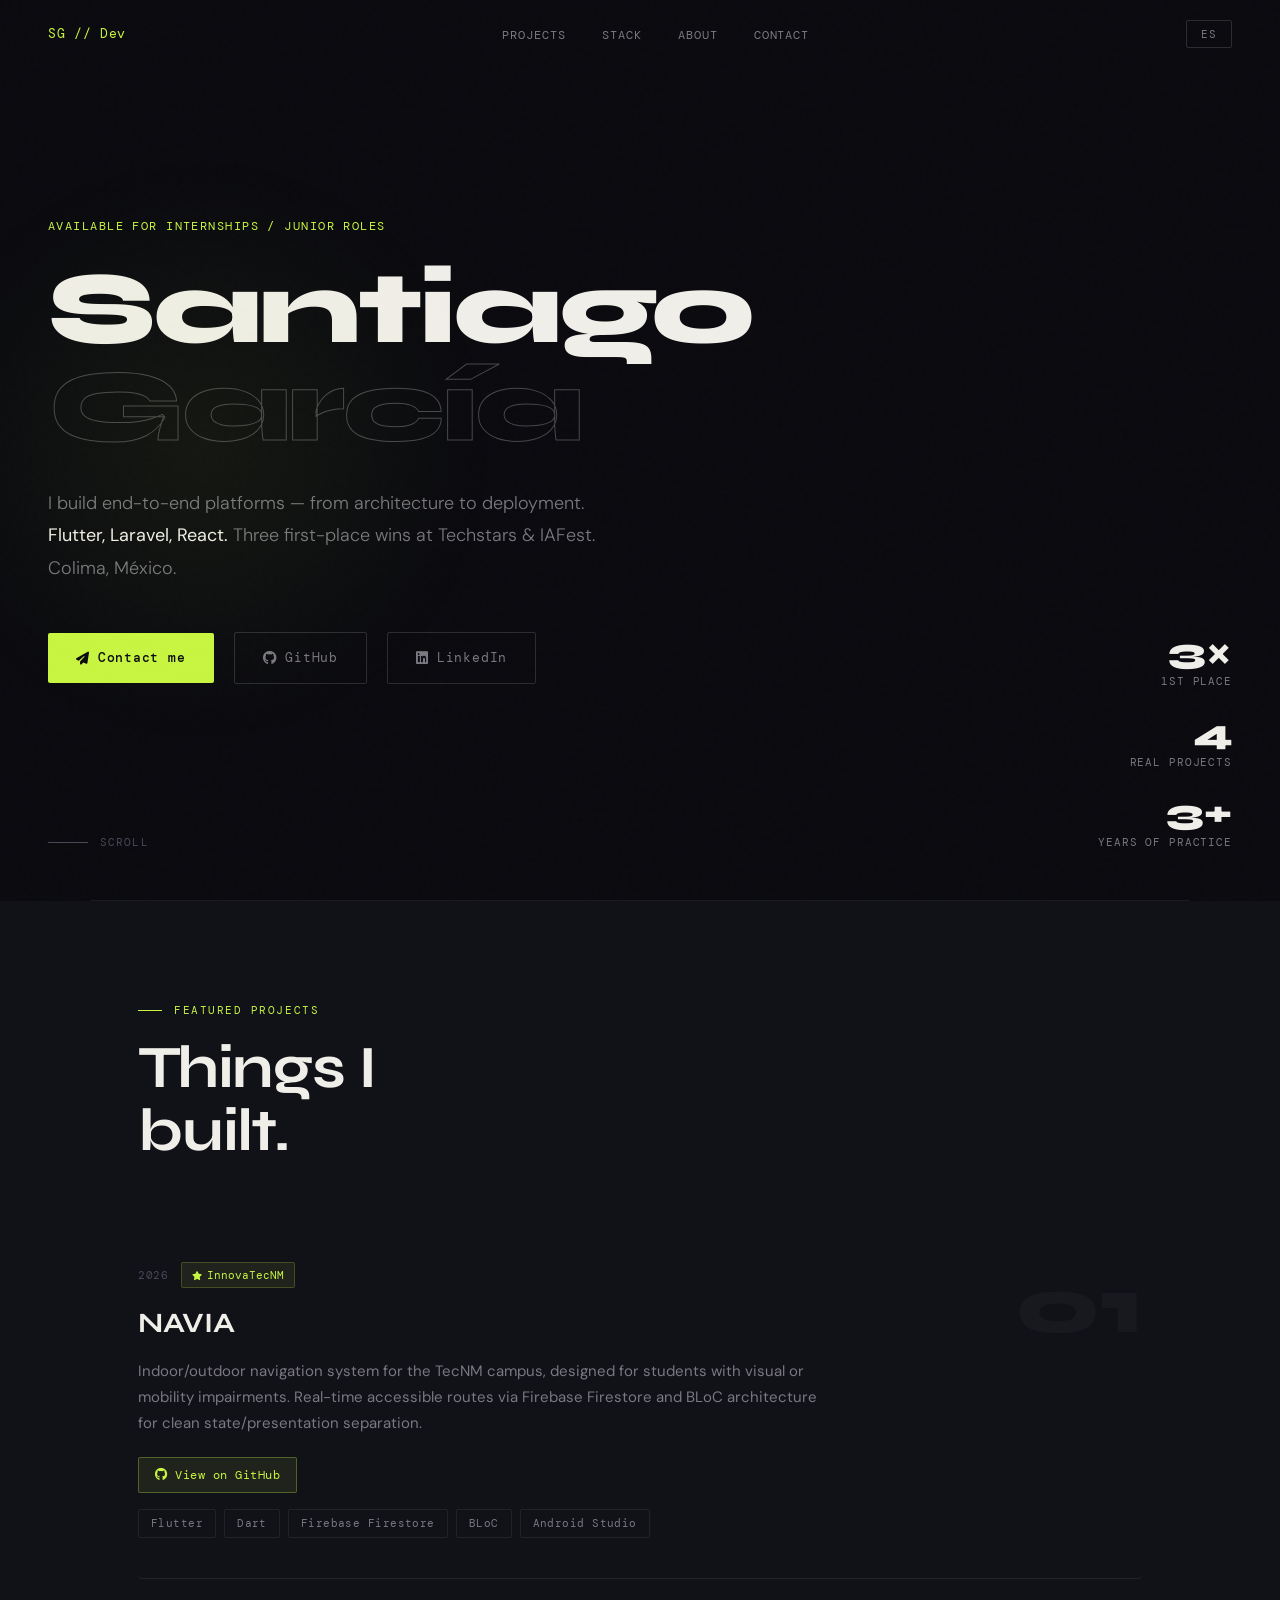
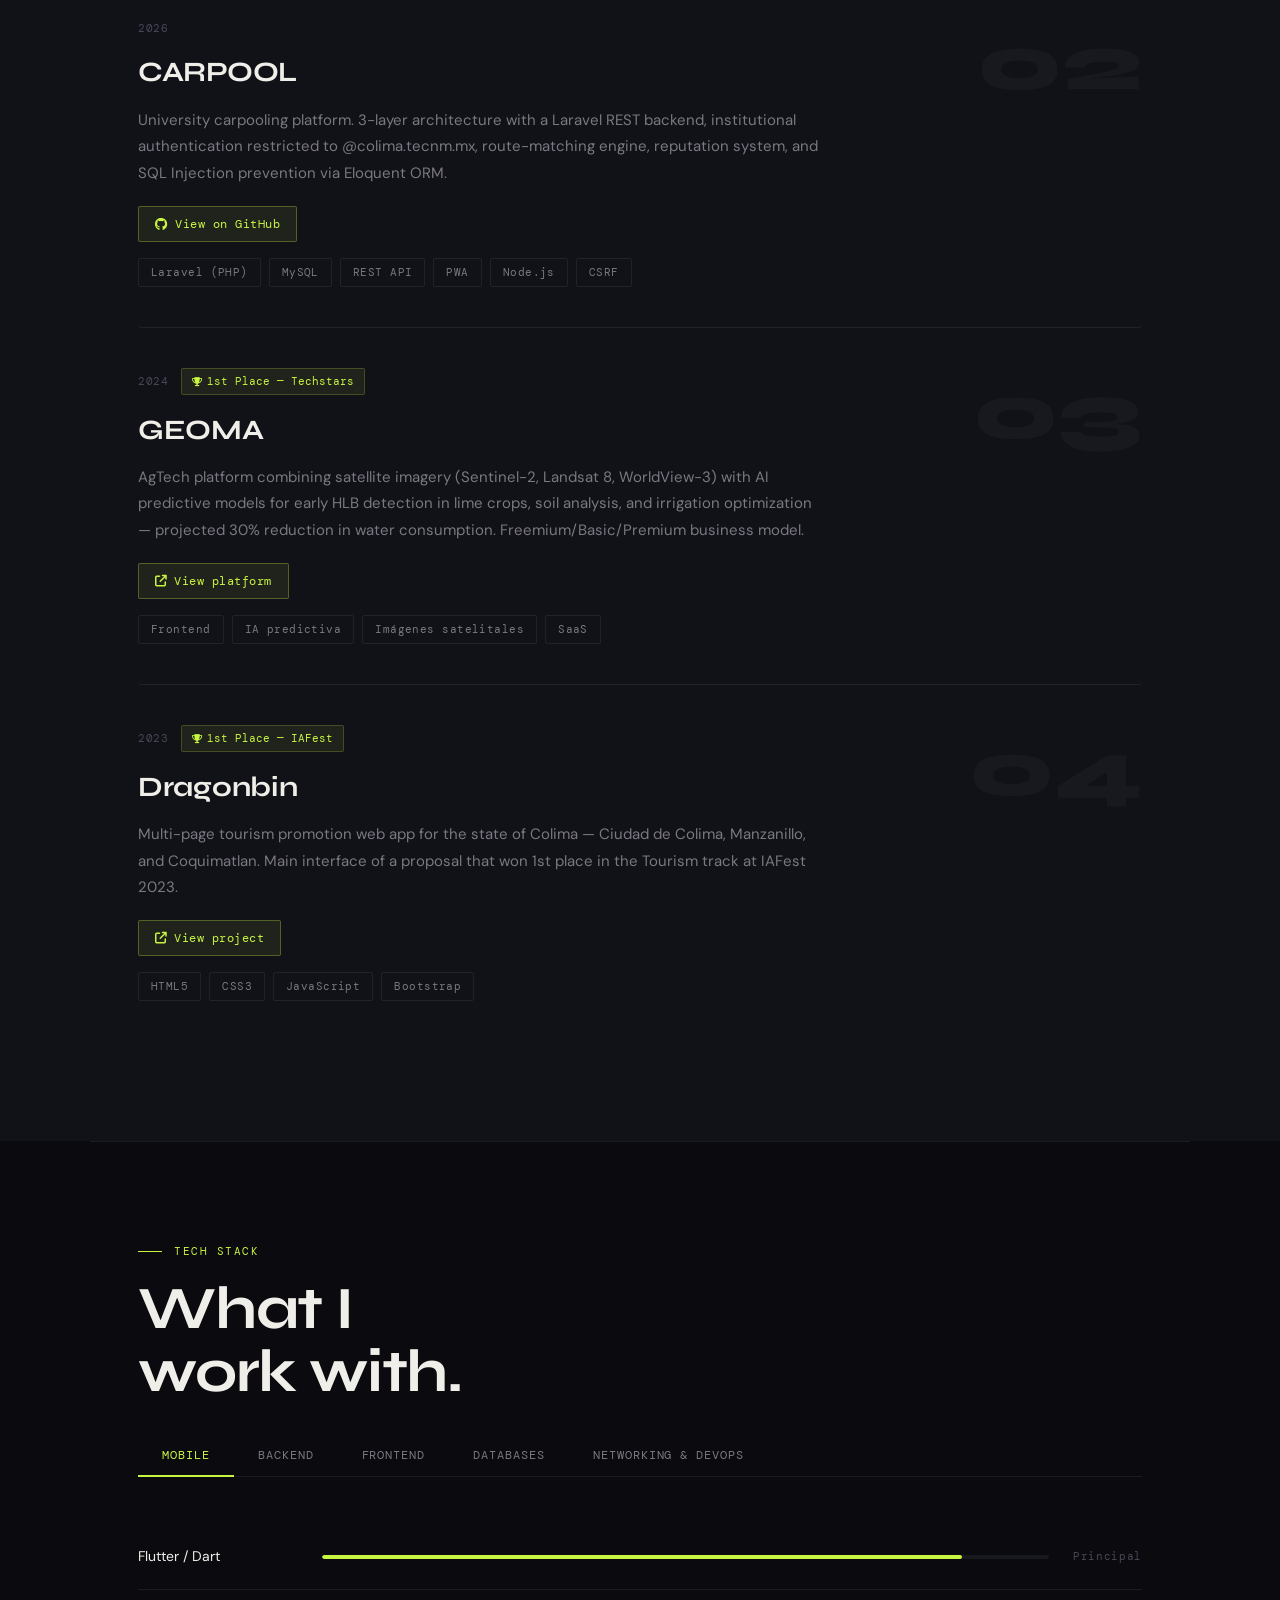
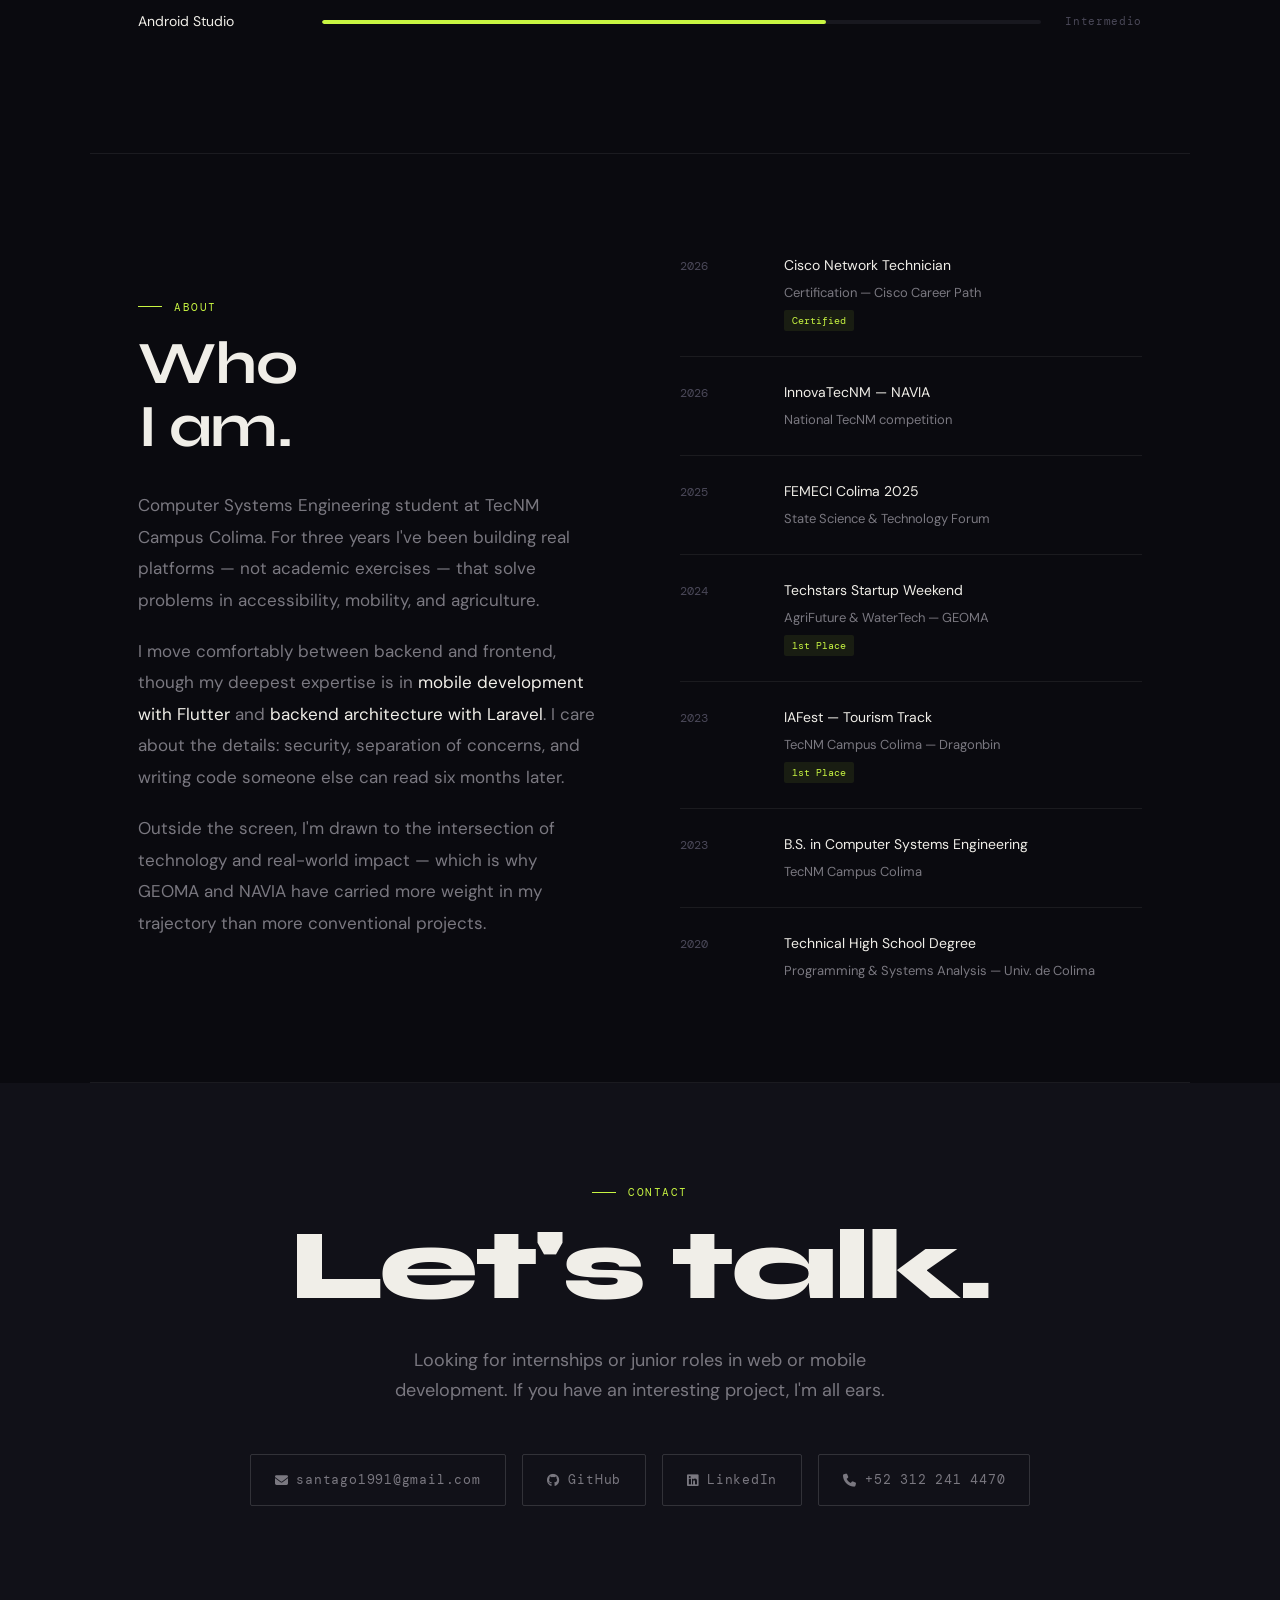
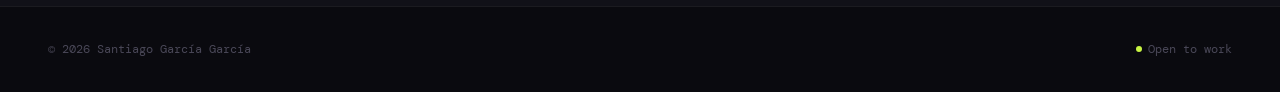
<file: index.html>
<!DOCTYPE html>
<html lang="es">
<head>
<meta charset="UTF-8">
<meta name="viewport" content="width=device-width, initial-scale=1.0">
<title>Santiago García — Software Developer</title>
<link href="https://fonts.googleapis.com/css2?family=Syne:wght@400;500;700;800&family=DM+Mono:wght@300;400;500&family=DM+Sans:ital,wght@0,300;0,400;0,500;1,300&display=swap" rel="stylesheet">
<link href="https://cdnjs.cloudflare.com/ajax/libs/font-awesome/6.5.0/css/all.min.css" rel="stylesheet">
<style>
:root {
  --bg: #0a0a0f;
  --surface: #111118;
  --surface2: #18181f;
  --border: rgba(255,255,255,0.07);
  --border-hover: rgba(255,255,255,0.14);
  --text: #f0eee8;
  --muted: #7a7880;
  --muted2: #4a4858;
  --accent: #c8f542;
  --accent-dim: rgba(200,245,66,0.08);
  --accent-dim2: rgba(200,245,66,0.15);
  --mono: 'DM Mono', monospace;
  --display: 'Syne', sans-serif;
  --body: 'DM Sans', sans-serif;
}
*,*::before,*::after{margin:0;padding:0;box-sizing:border-box}
html{scroll-behavior:smooth}
body{background:var(--bg);color:var(--text);font-family:var(--body);font-size:16px;line-height:1.7;overflow-x:hidden}
::selection{background:var(--accent);color:#0a0a0f}
a{color:inherit;text-decoration:none}

body::before{content:'';position:fixed;inset:0;background-image:url("data:image/svg+xml,%3Csvg viewBox='0 0 200 200' xmlns='http://www.w3.org/2000/svg'%3E%3Cfilter id='n'%3E%3CfeTurbulence type='fractalNoise' baseFrequency='0.9' numOctaves='4' stitchTiles='stitch'/%3E%3C/filter%3E%3Crect width='100%25' height='100%25' filter='url(%23n)' opacity='0.04'/%3E%3C/svg%3E");opacity:0.4;pointer-events:none;z-index:0}

/* NAV */
nav{position:fixed;top:0;left:0;right:0;z-index:100;padding:20px 48px;display:flex;align-items:center;justify-content:space-between;border-bottom:1px solid transparent;transition:border-color 0.3s,background 0.3s}
nav.scrolled{background:rgba(10,10,15,0.92);backdrop-filter:blur(20px);border-bottom-color:var(--border)}
.nav-logo{font-family:var(--mono);font-size:13px;color:var(--accent);letter-spacing:0.05em}
.nav-links{display:flex;gap:36px;list-style:none}
.nav-links a{font-family:var(--mono);font-size:12px;letter-spacing:0.08em;color:var(--muted);text-transform:uppercase;transition:color 0.2s}
.nav-links a:hover{color:var(--text)}
.lang-btn{font-family:var(--mono);font-size:11px;letter-spacing:0.1em;color:var(--muted);border:1px solid var(--border-hover);background:none;padding:6px 14px;border-radius:2px;cursor:pointer;transition:all 0.2s;text-transform:uppercase}
.lang-btn:hover{color:var(--accent);border-color:var(--accent)}

/* HERO */
.hero{position:relative;min-height:100vh;display:flex;flex-direction:column;justify-content:center;padding:0 48px;overflow:hidden}
.hero::after{content:'';position:absolute;width:600px;height:600px;background:radial-gradient(circle,rgba(200,245,66,0.06) 0%,transparent 70%);top:50%;left:-100px;transform:translateY(-50%);pointer-events:none;animation:pulse 6s ease-in-out infinite alternate}
@keyframes pulse{from{opacity:0.5;transform:translateY(-50%) scale(1)}to{opacity:1;transform:translateY(-48%) scale(1.05)}}

.hero-eyebrow{font-family:var(--mono);font-size:12px;letter-spacing:0.12em;color:var(--accent);text-transform:uppercase;margin-bottom:24px;opacity:0;animation:fadeUp 0.6s 0.2s ease forwards}
.hero-name{font-family:var(--display);font-size:clamp(56px,8vw,120px);font-weight:800;line-height:0.95;letter-spacing:-0.03em;margin-bottom:32px;opacity:0;animation:fadeUp 0.7s 0.35s ease forwards}
.hero-name em{font-style:normal;color:transparent;-webkit-text-stroke:1px rgba(255,255,255,0.25)}
.hero-statement{max-width:580px;font-size:18px;font-weight:300;color:var(--muted);line-height:1.8;margin-bottom:48px;opacity:0;animation:fadeUp 0.7s 0.5s ease forwards}
.hero-statement strong{color:var(--text);font-weight:400}
.hero-actions{display:flex;align-items:center;gap:20px;flex-wrap:wrap;opacity:0;animation:fadeUp 0.7s 0.65s ease forwards}

.btn-primary{display:inline-flex;align-items:center;gap:8px;background:var(--accent);color:#0a0a0f;font-family:var(--mono);font-size:13px;font-weight:500;letter-spacing:0.06em;padding:14px 28px;border-radius:2px;transition:opacity 0.2s,transform 0.2s}
.btn-primary:hover{opacity:0.88;transform:translateY(-1px)}
.btn-ghost{display:inline-flex;align-items:center;gap:8px;border:1px solid var(--border-hover);color:var(--muted);font-family:var(--mono);font-size:13px;letter-spacing:0.06em;padding:14px 28px;border-radius:2px;transition:border-color 0.2s,color 0.2s}
.btn-ghost:hover{border-color:var(--muted);color:var(--text)}

.hero-scroll{position:absolute;bottom:48px;left:48px;display:flex;align-items:center;gap:12px;opacity:0;animation:fadeUp 0.7s 0.9s ease forwards}
.hero-scroll span{font-family:var(--mono);font-size:11px;letter-spacing:0.1em;color:var(--muted2);text-transform:uppercase}
.scroll-line{width:40px;height:1px;background:var(--muted2);position:relative;overflow:hidden}
.scroll-line::after{content:'';position:absolute;left:-100%;top:0;width:100%;height:100%;background:var(--accent);animation:lineSlide 2s ease-in-out infinite}
@keyframes lineSlide{0%{left:-100%}50%{left:0%}100%{left:100%}}

.hero-stats{position:absolute;right:48px;bottom:48px;display:flex;flex-direction:column;gap:24px;text-align:right;opacity:0;animation:fadeUp 0.7s 0.8s ease forwards}
.stat-number{font-family:var(--display);font-size:36px;font-weight:800;color:var(--text);line-height:1}
.stat-label{font-family:var(--mono);font-size:11px;color:var(--muted);letter-spacing:0.08em;text-transform:uppercase;margin-top:2px}

@keyframes fadeUp{from{opacity:0;transform:translateY(24px)}to{opacity:1;transform:translateY(0)}}

/* SECTIONS */
section{position:relative;z-index:1}
.section-inner{max-width:1100px;margin:0 auto;padding:100px 48px}
.section-label{font-family:var(--mono);font-size:11px;letter-spacing:0.14em;color:var(--accent);text-transform:uppercase;margin-bottom:16px;display:flex;align-items:center;gap:12px}
.section-label::before{content:'';display:block;width:24px;height:1px;background:var(--accent)}
.section-title{font-family:var(--display);font-size:clamp(36px,5vw,60px);font-weight:700;letter-spacing:-0.02em;line-height:1.05;margin-bottom:60px}
.divider{height:1px;background:var(--border);max-width:1100px;margin:0 auto}

/* PROJECTS */
#projects{background:var(--surface)}
.projects-list{display:flex;flex-direction:column}

.project-item{display:grid;grid-template-columns:1fr auto;align-items:start;gap:32px;padding:40px 0;border-bottom:1px solid var(--border);transition:background 0.3s;border-radius:4px}
.project-item:last-child{border-bottom:none}
.project-item:hover{background:rgba(255,255,255,0.02)}
.project-item:hover .project-arrow{opacity:1;transform:translate(4px,-4px)}

.project-meta{display:flex;align-items:center;gap:12px;margin-bottom:12px}
.project-year{font-family:var(--mono);font-size:11px;color:var(--muted2);letter-spacing:0.06em}
.project-award{display:inline-flex;align-items:center;gap:5px;background:var(--accent-dim);color:var(--accent);font-family:var(--mono);font-size:11px;padding:3px 10px;border-radius:2px;border:1px solid rgba(200,245,66,0.2)}
.project-name{font-family:var(--display);font-size:28px;font-weight:700;letter-spacing:-0.01em;margin-bottom:10px}
.project-desc{color:var(--muted);font-size:15px;max-width:680px;line-height:1.75;margin-bottom:20px}

.project-links{display:flex;gap:10px;flex-wrap:wrap;margin-bottom:16px}
.project-link-btn{display:inline-flex;align-items:center;gap:7px;border:1px solid var(--border-hover);color:var(--muted);font-family:var(--mono);font-size:12px;letter-spacing:0.04em;padding:7px 16px;border-radius:2px;transition:all 0.2s}
.project-link-btn:hover{border-color:var(--accent);color:var(--accent);background:var(--accent-dim)}
.project-link-btn.primary-link{border-color:rgba(200,245,66,0.3);color:var(--accent);background:var(--accent-dim)}
.project-link-btn.primary-link:hover{background:var(--accent-dim2)}

.project-tech-list{display:flex;flex-wrap:wrap;gap:8px}
.tech-chip{font-family:var(--mono);font-size:11px;color:var(--muted);border:1px solid var(--border);padding:4px 12px;border-radius:2px;letter-spacing:0.04em;transition:border-color 0.2s,color 0.2s}
.project-item:hover .tech-chip{border-color:var(--border-hover);color:var(--text)}

.project-right{display:flex;flex-direction:column;align-items:flex-end;gap:16px;padding-top:4px}
.project-number{font-family:var(--display);font-size:80px;font-weight:800;color:var(--surface2);line-height:1;user-select:none;transition:color 0.3s}
.project-item:hover .project-number{color:rgba(200,245,66,0.08)}
.project-arrow{font-size:20px;color:var(--muted2);opacity:0;transition:opacity 0.3s,transform 0.3s}

/* SKILLS — REDISEÑO */
#skills{background:var(--bg)}

.skills-tabs{display:flex;gap:0;margin-bottom:48px;border-bottom:1px solid var(--border)}
.skill-tab{font-family:var(--mono);font-size:12px;letter-spacing:0.08em;text-transform:uppercase;color:var(--muted);padding:12px 24px;border-bottom:2px solid transparent;cursor:pointer;transition:color 0.2s,border-color 0.2s;background:none;border-top:none;border-left:none;border-right:none;margin-bottom:-1px}
.skill-tab:hover{color:var(--text)}
.skill-tab.active{color:var(--accent);border-bottom-color:var(--accent)}

.skills-panel{display:none}
.skills-panel.active{display:block}

.skills-rows{display:flex;flex-direction:column;gap:0}
.skill-row{display:grid;grid-template-columns:160px 1fr auto;align-items:center;gap:24px;padding:20px 0;border-bottom:1px solid var(--border)}
.skill-row:last-child{border-bottom:none}
.skill-row-name{font-size:14px;color:var(--text);font-weight:400}
.skill-bar-wrap{height:4px;background:var(--surface2);border-radius:2px;overflow:hidden;position:relative}
.skill-bar{height:100%;border-radius:2px;background:var(--accent);width:0;transition:width 1.2s cubic-bezier(0.16,1,0.3,1)}
.skill-level{font-family:var(--mono);font-size:11px;color:var(--muted2);letter-spacing:0.06em;white-space:nowrap}

/* ABOUT */
#about{background:var(--bg)}
.about-grid{display:grid;grid-template-columns:1fr 1fr;gap:80px;align-items:center}
.about-text{color:var(--muted);font-size:17px;line-height:1.85}
.about-text p{margin-bottom:20px}
.about-text p:last-child{margin-bottom:0}
.about-text strong{color:var(--text);font-weight:400}

.timeline{display:flex;flex-direction:column}
.timeline-item{display:grid;grid-template-columns:80px 1fr;gap:24px;padding:24px 0;border-bottom:1px solid var(--border)}
.timeline-item:first-child{padding-top:0}
.timeline-item:last-child{border-bottom:none;padding-bottom:0}
.tl-year{font-family:var(--mono);font-size:12px;color:var(--muted2);padding-top:2px}
.tl-title{font-size:14px;color:var(--text);font-weight:400;margin-bottom:4px}
.tl-sub{font-size:13px;color:var(--muted)}
.tl-badge{display:inline-block;background:var(--accent-dim);color:var(--accent);font-family:var(--mono);font-size:10px;padding:2px 8px;border-radius:2px;margin-top:6px}

/* CONTACT */
#contact{background:var(--surface)}
.contact-inner{display:flex;flex-direction:column;align-items:center;text-align:center}
.contact-title{font-family:var(--display);font-size:clamp(48px,8vw,100px);font-weight:800;letter-spacing:-0.03em;line-height:0.95;margin-bottom:32px;color:var(--text)}
.contact-subtitle{color:var(--muted);font-size:18px;max-width:500px;margin-bottom:48px;line-height:1.7}
.contact-links{display:flex;gap:16px;flex-wrap:wrap;justify-content:center}
.contact-link{display:inline-flex;align-items:center;gap:8px;border:1px solid var(--border-hover);color:var(--muted);font-family:var(--mono);font-size:13px;letter-spacing:0.06em;padding:14px 24px;border-radius:2px;transition:border-color 0.2s,color 0.2s,background 0.2s}
.contact-link:hover{border-color:var(--accent);color:var(--accent);background:var(--accent-dim)}

/* FOOTER */
footer{padding:32px 48px;border-top:1px solid var(--border);display:flex;justify-content:space-between;align-items:center}
.footer-text{font-family:var(--mono);font-size:12px;color:var(--muted2)}
.footer-right{font-family:var(--mono);font-size:12px;color:var(--muted2);display:flex;align-items:center;gap:6px}
.status-dot{width:6px;height:6px;border-radius:50%;background:var(--accent);animation:blink 2s ease-in-out infinite}
@keyframes blink{0%,100%{opacity:1}50%{opacity:0.3}}

/* REVEAL */
.reveal{opacity:0;transform:translateY(30px);transition:opacity 0.7s ease,transform 0.7s ease}
.reveal.visible{opacity:1;transform:translateY(0)}

/* RESPONSIVE */
@media(max-width:900px){
  .hero,.nav{padding-left:24px;padding-right:24px}
  nav{padding:20px 24px}
  .nav-links{display:none}
  .section-inner{padding:70px 24px}
  .about-grid{grid-template-columns:1fr;gap:48px}
  .awards-grid{grid-template-columns:1fr}
  .hero-stats{display:none}
  footer{padding:24px;flex-direction:column;gap:8px}
  .project-item{grid-template-columns:1fr}
  .project-number{display:none}
  .skill-row{grid-template-columns:120px 1fr auto;gap:16px}
}
</style>
</head>
<body>

<nav id="navbar">
  <div class="nav-logo">SG // Dev</div>
  <ul class="nav-links">
    <li><a href="#projects" data-i18n="nav-projects">Projects</a></li>
    <li><a href="#skills">Stack</a></li>
    <li><a href="#about" data-i18n="nav-about">About</a></li>
    <li><a href="#contact" data-i18n="nav-contact">Contact</a></li>
  </ul>
  <button class="lang-btn" id="lang-toggle" onclick="toggleLang()">ES</button>
</nav>

<!-- HERO -->
<section class="hero">
  <p class="hero-eyebrow" data-i18n="hero-eyebrow">Available for internships / junior roles</p>
  <h1 class="hero-name">Santiago<br><em>García</em></h1>
  <p class="hero-statement" data-i18n="hero-statement">
    I build end-to-end platforms — from architecture to deployment.<br>
    <strong>Flutter, Laravel, React.</strong> Three first-place wins at Techstars & IAFest.<br>
    Colima, México.
  </p>
  <div class="hero-actions">
    <a href="mailto:santago1991@gmail.com" class="btn-primary">
      <i class="fas fa-paper-plane" style="font-size:13px"></i> <span data-i18n="hero-cta">Contact me</span>
    </a>
    <a href="https://github.com/SantiagoPro1" target="_blank" class="btn-ghost">
      <i class="fab fa-github" style="font-size:14px"></i> GitHub
    </a>
    <a href="https://linkedin.com/in/santiago-garc%C3%ADa-garc%C3%ADa-71a982220" target="_blank" class="btn-ghost">
      <i class="fab fa-linkedin" style="font-size:14px"></i> LinkedIn
    </a>
  </div>
  <div class="hero-scroll">
    <div class="scroll-line"></div>
    <span>Scroll</span>
  </div>
  <div class="hero-stats">
    <div>
      <div class="stat-number">3×</div>
      <div class="stat-label" data-i18n="stat-1">1st place</div>
    </div>
    <div>
      <div class="stat-number">4</div>
      <div class="stat-label" data-i18n="stat-2">real projects</div>
    </div>
    <div>
      <div class="stat-number">3+</div>
      <div class="stat-label" data-i18n="stat-3">years of practice</div>
    </div>
  </div>
</section>

<div class="divider"></div>

<!-- PROJECTS -->
<section id="projects">
  <div class="section-inner">
    <p class="section-label reveal" data-i18n="projects-label">Featured projects</p>
    <h2 class="section-title reveal" data-i18n="projects-title">Things I<br>built.</h2>

    <div class="projects-list">

      <!-- NAVIA -->
      <div class="project-item reveal">
        <div class="project-left">
          <div class="project-meta">
            <span class="project-year">2026</span>
            <span class="project-award"><i class="fas fa-star" style="font-size:9px"></i> InnovaTecNM</span>
          </div>
          <div class="project-name">NAVIA</div>
          <p class="project-desc" data-i18n="navia-desc">
            Indoor/outdoor navigation system for the TecNM campus, designed for students with visual or mobility impairments. Real-time accessible routes via Firebase Firestore and BLoC architecture for clean state/presentation separation.
          </p>
          <div class="project-links">
            <a href="https://github.com/TacosAlPastorMX/SINAIT-APP" target="_blank" class="project-link-btn primary-link">
              <i class="fab fa-github" style="font-size:13px"></i> <span data-i18n="btn-github">View on GitHub</span>
            </a>
          </div>
          <div class="project-tech-list">
            <span class="tech-chip">Flutter</span>
            <span class="tech-chip">Dart</span>
            <span class="tech-chip">Firebase Firestore</span>
            <span class="tech-chip">BLoC</span>
            <span class="tech-chip">Android Studio</span>
          </div>
        </div>
        <div class="project-right">
          <div class="project-number">01</div>
          <div class="project-arrow"><i class="fas fa-arrow-up-right"></i></div>
        </div>
      </div>

      <!-- CARPOOL -->
      <div class="project-item reveal">
        <div class="project-left">
          <div class="project-meta">
            <span class="project-year">2026</span>
          </div>
          <div class="project-name">CARPOOL</div>
          <p class="project-desc" data-i18n="carpool-desc">
            University carpooling platform. 3-layer architecture with a Laravel REST backend, institutional authentication restricted to <code style="font-family:var(--mono);font-size:13px;color:var(--muted)">@colima.tecnm.mx</code>, route-matching engine, reputation system, and SQL Injection prevention via Eloquent ORM.
          </p>
          <div class="project-links">
            <a href="https://github.com/SantiagoPro1/CARPOOL" target="_blank" class="project-link-btn primary-link">
              <i class="fab fa-github" style="font-size:13px"></i> <span data-i18n="btn-github">View on GitHub</span>
            </a>
          </div>
          <div class="project-tech-list">
            <span class="tech-chip">Laravel (PHP)</span>
            <span class="tech-chip">MySQL</span>
            <span class="tech-chip">REST API</span>
            <span class="tech-chip">PWA</span>
            <span class="tech-chip">Node.js</span>
            <span class="tech-chip">CSRF</span>
          </div>
        </div>
        <div class="project-right">
          <div class="project-number">02</div>
          <div class="project-arrow"><i class="fas fa-arrow-up-right"></i></div>
        </div>
      </div>

      <!-- GEOMA -->
      <div class="project-item reveal">
        <div class="project-left">
          <div class="project-meta">
            <span class="project-year">2024</span>
            <span class="project-award"><i class="fas fa-trophy" style="font-size:9px"></i> <span data-i18n="award-techstars">1st Place — Techstars</span></span>
          </div>
          <div class="project-name">GEOMA</div>
          <p class="project-desc" data-i18n="geoma-desc">
            AgTech platform combining satellite imagery (Sentinel-2, Landsat 8, WorldView-3) with AI predictive models for early HLB detection in lime crops, soil analysis, and irrigation optimization — projected 30% reduction in water consumption. Freemium/Basic/Premium business model.
          </p>
          <div class="project-links">
            <a href="https://geomas.softr.app/" target="_blank" class="project-link-btn primary-link">
              <i class="fas fa-arrow-up-right-from-square" style="font-size:12px"></i> <span data-i18n="btn-platform">View platform</span>
            </a>
          </div>
          <div class="project-tech-list">
            <span class="tech-chip">Frontend</span>
            <span class="tech-chip">IA predictiva</span>
            <span class="tech-chip">Imágenes satelitales</span>
            <span class="tech-chip">SaaS</span>
          </div>
        </div>
        <div class="project-right">
          <div class="project-number">03</div>
          <div class="project-arrow"><i class="fas fa-arrow-up-right"></i></div>
        </div>
      </div>

      <!-- DRAGONBIN -->
      <div class="project-item reveal">
        <div class="project-left">
          <div class="project-meta">
            <span class="project-year">2023</span>
            <span class="project-award"><i class="fas fa-trophy" style="font-size:9px"></i> <span data-i18n="award-iafest">1st Place — IAFest</span></span>
          </div>
          <div class="project-name">Dragonbin</div>
          <p class="project-desc" data-i18n="dragonbin-desc">
            Multi-page tourism promotion web app for the state of Colima — Ciudad de Colima, Manzanillo, and Coquimatlan. Main interface of a proposal that won 1st place in the Tourism track at IAFest 2023.
          </p>
          <div class="project-links">
            <a href="./dragonbin/index.html" target="_blank" class="project-link-btn primary-link">
              <i class="fas fa-arrow-up-right-from-square" style="font-size:12px"></i> <span data-i18n="btn-project">View project</span>
            </a>
          </div>
          <div class="project-tech-list">
            <span class="tech-chip">HTML5</span>
            <span class="tech-chip">CSS3</span>
            <span class="tech-chip">JavaScript</span>
            <span class="tech-chip">Bootstrap</span>
          </div>
        </div>
        <div class="project-right">
          <div class="project-number">04</div>
          <div class="project-arrow"><i class="fas fa-arrow-up-right"></i></div>
        </div>
      </div>

    </div>
  </div>
</section>

<div class="divider"></div>

<!-- SKILLS — NUEVA VERSIÓN CON TABS Y BARRAS -->
<section id="skills">
  <div class="section-inner">
    <p class="section-label reveal" data-i18n="skills-label">Tech stack</p>
    <h2 class="section-title reveal" style="margin-bottom:32px" data-i18n="skills-title">What I<br>work with.</h2>

    <div class="skills-tabs reveal">
      <button class="skill-tab active" onclick="switchTab('mobile')">Mobile</button>
      <button class="skill-tab" onclick="switchTab('backend')">Backend</button>
      <button class="skill-tab" onclick="switchTab('frontend')">Frontend</button>
      <button class="skill-tab" onclick="switchTab('datos')" data-i18n="tab-db">Databases</button>
      <button class="skill-tab" onclick="switchTab('redes')" data-i18n="tab-devops">Networking & DevOps</button>
    </div>

    <!-- Mobile -->
    <div class="skills-panel active reveal" id="panel-mobile">
      <div class="skills-rows">
        <div class="skill-row">
          <div class="skill-row-name">Flutter / Dart</div>
          <div class="skill-bar-wrap"><div class="skill-bar" data-width="88"></div></div>
          <div class="skill-level">Principal</div>
        </div>

        <div class="skill-row">
          <div class="skill-row-name">Android Studio</div>
          <div class="skill-bar-wrap"><div class="skill-bar" data-width="70"></div></div>
          <div class="skill-level">Intermedio</div>
        </div>

      </div>
    </div>

    <!-- Backend -->
    <div class="skills-panel reveal" id="panel-backend">
      <div class="skills-rows">
        <div class="skill-row">
          <div class="skill-row-name">Laravel (PHP)</div>
          <div class="skill-bar-wrap"><div class="skill-bar" data-width="85"></div></div>
          <div class="skill-level">Principal</div>
        </div>
        <div class="skill-row">
          <div class="skill-row-name">REST API Design</div>
          <div class="skill-bar-wrap"><div class="skill-bar" data-width="80"></div></div>
          <div class="skill-level">Avanzado</div>
        </div>
        <div class="skill-row">
          <div class="skill-row-name">Node.js</div>
          <div class="skill-bar-wrap"><div class="skill-bar" data-width="65"></div></div>
          <div class="skill-level">Intermedio</div>
        </div>
        <div class="skill-row">
          <div class="skill-row-name">Python</div>
          <div class="skill-bar-wrap"><div class="skill-bar" data-width="60"></div></div>
          <div class="skill-level">Intermedio</div>
        </div>
        <div class="skill-row">
          <div class="skill-row-name">Java / C#</div>
          <div class="skill-bar-wrap"><div class="skill-bar" data-width="55"></div></div>
          <div class="skill-level">Funcional</div>
        </div>
      </div>
    </div>

    <!-- Frontend -->
    <div class="skills-panel reveal" id="panel-frontend">
      <div class="skills-rows">
        <div class="skill-row">
          <div class="skill-row-name">React</div>
          <div class="skill-bar-wrap"><div class="skill-bar" data-width="72"></div></div>
          <div class="skill-level">Avanzado</div>
        </div>
        <div class="skill-row">
          <div class="skill-row-name">HTML5 / CSS3</div>
          <div class="skill-bar-wrap"><div class="skill-bar" data-width="85"></div></div>
          <div class="skill-level">Avanzado</div>
        </div>
        <div class="skill-row">
          <div class="skill-row-name">JavaScript</div>
          <div class="skill-bar-wrap"><div class="skill-bar" data-width="75"></div></div>
          <div class="skill-level">Avanzado</div>
        </div>
        <div class="skill-row">
          <div class="skill-row-name">PWA</div>
          <div class="skill-bar-wrap"><div class="skill-bar" data-width="68"></div></div>
          <div class="skill-level">Intermedio</div>
        </div>
      </div>
    </div>

    <!-- Datos -->
    <div class="skills-panel reveal" id="panel-datos">
      <div class="skills-rows">
        <div class="skill-row">
          <div class="skill-row-name">MySQL</div>
          <div class="skill-bar-wrap"><div class="skill-bar" data-width="83"></div></div>
          <div class="skill-level">Avanzado</div>
        </div>
        <div class="skill-row">
          <div class="skill-row-name">Firebase Firestore</div>
          <div class="skill-bar-wrap"><div class="skill-bar" data-width="80"></div></div>
          <div class="skill-level">Avanzado</div>
        </div>
        <div class="skill-row">
          <div class="skill-row-name">SQL Server</div>
          <div class="skill-bar-wrap"><div class="skill-bar" data-width="65"></div></div>
          <div class="skill-level">Intermedio</div>
        </div>
        <div class="skill-row">
          <div class="skill-row-name">SQLite</div>
          <div class="skill-bar-wrap"><div class="skill-bar" data-width="62"></div></div>
          <div class="skill-level">Intermedio</div>
        </div>
      </div>
    </div>

    <!-- Redes -->
    <div class="skills-panel reveal" id="panel-redes">
      <div class="skills-rows">
        <div class="skill-row">
          <div class="skill-row-name">Git / GitHub</div>
          <div class="skill-bar-wrap"><div class="skill-bar" data-width="82"></div></div>
          <div class="skill-level">Avanzado</div>
        </div>
        <div class="skill-row">
          <div class="skill-row-name">Cisco Networking</div>
          <div class="skill-bar-wrap"><div class="skill-bar" data-width="75"></div></div>
          <div class="skill-level">Certificado</div>
        </div>
        <div class="skill-row">
          <div class="skill-row-name">TCP/IP</div>
          <div class="skill-bar-wrap"><div class="skill-bar" data-width="72"></div></div>
          <div class="skill-level">Avanzado</div>
        </div>
        <div class="skill-row">
          <div class="skill-row-name">Linux (Nobara/Fedora)</div>
          <div class="skill-bar-wrap"><div class="skill-bar" data-width="70"></div></div>
          <div class="skill-level">Intermedio</div>
        </div>
        <div class="skill-row">
          <div class="skill-row-name">CLI</div>
          <div class="skill-bar-wrap"><div class="skill-bar" data-width="78"></div></div>
          <div class="skill-level">Avanzado</div>
        </div>
      </div>
    </div>

  </div>
</section>

<div class="divider"></div>

<!-- ABOUT -->
<section id="about">
  <div class="section-inner">
    <div class="about-grid">
      <div>
    <p class="section-label reveal" data-i18n="about-label">About</p>
    <h2 class="section-title reveal" style="margin-bottom:32px" data-i18n="about-title">Who<br>I am.</h2>
        <div class="about-text reveal">
          <p data-i18n="about-p1">Computer Systems Engineering student at TecNM Campus Colima. For three years I've been building real platforms — not academic exercises — that solve problems in accessibility, mobility, and agriculture.</p>
          <p data-i18n="about-p2">I move comfortably between backend and frontend, though my deepest expertise is in <strong>mobile development with Flutter</strong> and <strong>backend architecture with Laravel</strong>. I care about the details: security, separation of concerns, and writing code someone else can read six months later.</p>
          <p data-i18n="about-p3">Outside the screen, I'm drawn to the intersection of technology and real-world impact — which is why GEOMA and NAVIA have carried more weight in my trajectory than more conventional projects.</p>
        </div>
      </div>
      <div class="about-right reveal">
        <div class="timeline">
          <div class="timeline-item">
            <div class="tl-year">2026</div>
            <div>
              <div class="tl-title">Cisco Network Technician</div>
              <div class="tl-sub" data-i18n="tl-cisco-sub">Certification — Cisco Career Path</div>
              <div class="tl-badge" data-i18n="tl-certified">Certified</div>
            </div>
          </div>
          <div class="timeline-item">
            <div class="tl-year">2026</div>
            <div>
              <div class="tl-title">InnovaTecNM — NAVIA</div>
              <div class="tl-sub" data-i18n="tl-innovatecnm-sub">National TecNM competition</div>
            </div>
          </div>
          <div class="timeline-item">
            <div class="tl-year">2025</div>
            <div>
              <div class="tl-title">FEMECI Colima 2025</div>
              <div class="tl-sub" data-i18n="tl-femeci-sub">State Science & Technology Forum</div>
            </div>
          </div>
          <div class="timeline-item">
            <div class="tl-year">2024</div>
            <div>
              <div class="tl-title">Techstars Startup Weekend</div>
              <div class="tl-sub">AgriFuture & WaterTech — GEOMA</div>
              <div class="tl-badge" data-i18n="badge-1st">1st Place</div>
            </div>
          </div>
          <div class="timeline-item">
            <div class="tl-year">2023</div>
            <div>
              <div class="tl-title">IAFest — <span data-i18n="tl-iafest-track">Tourism Track</span></div>
              <div class="tl-sub">TecNM Campus Colima — Dragonbin</div>
              <div class="tl-badge" data-i18n="badge-1st2">1st Place</div>
            </div>
          </div>
          <div class="timeline-item">
            <div class="tl-year">2023</div>
            <div>
              <div class="tl-title" data-i18n="tl-isc">B.S. in Computer Systems Engineering</div>
              <div class="tl-sub">TecNM Campus Colima</div>
            </div>
          </div>
          <div class="timeline-item">
            <div class="tl-year">2020</div>
            <div>
              <div class="tl-title" data-i18n="tl-bach">Technical High School Degree</div>
              <div class="tl-sub" data-i18n="tl-bach-sub">Programming & Systems Analysis — Univ. de Colima</div>
            </div>
          </div>
        </div>
      </div>
    </div>
  </div>
</section>

<div class="divider"></div>

<!-- CONTACT -->
<section id="contact">
  <div class="section-inner">
    <div class="contact-inner">
      <p class="section-label reveal" style="justify-content:center" data-i18n="contact-label">Contact</p>
      <h2 class="contact-title reveal" data-i18n="contact-title">Let's talk.</h2>
      <p class="contact-subtitle reveal" data-i18n="contact-sub">Looking for internships or junior roles in web or mobile development. If you have an interesting project, I'm all ears.</p>
      <div class="contact-links reveal">
        <a href="mailto:santago1991@gmail.com" class="contact-link">
          <i class="fas fa-envelope"></i> santago1991@gmail.com
        </a>
        <a href="https://github.com/SantiagoPro1" target="_blank" class="contact-link">
          <i class="fab fa-github"></i> GitHub
        </a>
        <a href="https://linkedin.com/in/santiago-garc%C3%ADa-garc%C3%ADa-71a982220" target="_blank" class="contact-link">
          <i class="fab fa-linkedin"></i> LinkedIn
        </a>
        <a href="tel:+523122414470" class="contact-link">
          <i class="fas fa-phone"></i> +52 312 241 4470
        </a>
      </div>
    </div>
  </div>
</section>

<footer>
  <span class="footer-text">© 2026 Santiago García García</span>
  <div class="footer-right">
    <div class="status-dot"></div>
    Open to work
  </div>
</footer>

<script>
// Nav scroll
const navbar = document.getElementById('navbar');
window.addEventListener('scroll', () => {
  navbar.classList.toggle('scrolled', window.scrollY > 60);
});

// Reveal on scroll
const observer = new IntersectionObserver((entries) => {
  entries.forEach(entry => {
    if (entry.isIntersecting) {
      setTimeout(() => entry.target.classList.add('visible'), 80);
      observer.unobserve(entry.target);
    }
  });
}, { threshold: 0.1 });
document.querySelectorAll('.reveal').forEach(el => observer.observe(el));

// Skill bars animation
function animateBars(panel) {
  panel.querySelectorAll('.skill-bar').forEach(bar => {
    bar.style.width = '0';
    setTimeout(() => { bar.style.width = bar.dataset.width + '%'; }, 50);
  });
}

// Tabs
function switchTab(name) {
  document.querySelectorAll('.skill-tab').forEach(t => t.classList.remove('active'));
  document.querySelectorAll('.skills-panel').forEach(p => p.classList.remove('active'));
  event.target.classList.add('active');
  const panel = document.getElementById('panel-' + name);
  panel.classList.add('active');
  animateBars(panel);
}

const skillsObserver = new IntersectionObserver((entries) => {
  entries.forEach(entry => {
    if (entry.isIntersecting) {
      const activePanel = document.querySelector('.skills-panel.active');
      if (activePanel) animateBars(activePanel);
      skillsObserver.disconnect();
    }
  });
}, { threshold: 0.2 });
const skillsSection = document.getElementById('skills');
if (skillsSection) skillsObserver.observe(skillsSection);

// ── i18n ──────────────────────────────────────────────
const translations = {
  en: {
    'nav-projects': 'Projects',
    'nav-about': 'About',
    'nav-contact': 'Contact',
    'hero-eyebrow': 'Available for internships / junior roles',
    'hero-statement': 'I build end-to-end platforms — from architecture to deployment.<br><strong>Flutter, Laravel, React.</strong> Three first-place wins at Techstars & IAFest.<br>Colima, México.',
    'hero-cta': 'Contact me',
    'stat-1': '1st place',
    'stat-2': 'real projects',
    'stat-3': 'years of practice',
    'projects-label': 'Featured projects',
    'projects-title': 'Things I<br>built.',
    'navia-desc': 'Indoor/outdoor navigation system for the TecNM campus, designed for students with visual or mobility impairments. Real-time accessible routes via Firebase Firestore and BLoC architecture for clean state/presentation separation.',
    'carpool-desc': 'University carpooling platform. 3-layer architecture with a Laravel REST backend, institutional authentication restricted to @colima.tecnm.mx, route-matching engine, reputation system, and SQL Injection prevention via Eloquent ORM.',
    'geoma-desc': 'AgTech platform combining satellite imagery (Sentinel-2, Landsat 8, WorldView-3) with AI predictive models for early HLB detection in lime crops, soil analysis, and irrigation optimization — projected 30% reduction in water consumption. Freemium/Basic/Premium business model.',
    'dragonbin-desc': 'Multi-page tourism promotion web app for the state of Colima — Ciudad de Colima, Manzanillo, and Coquimatlan. Main interface of a proposal that won 1st place in the Tourism track at IAFest 2023.',
    'award-techstars': '1st Place — Techstars',
    'award-iafest': '1st Place — IAFest',
    'btn-github': 'View on GitHub',
    'btn-platform': 'View platform',
    'btn-project': 'View project',
    'skills-label': 'Tech stack',
    'skills-title': 'What I<br>work with.',
    'tab-db': 'Databases',
    'tab-devops': 'Networking & DevOps',
    'about-label': 'About',
    'about-title': 'Who<br>I am.',
    'about-p1': 'Computer Systems Engineering student at TecNM Campus Colima. For three years I\'ve been building real platforms — not academic exercises — that solve problems in accessibility, mobility, and agriculture.',
    'about-p2': 'I move comfortably between backend and frontend, though my deepest expertise is in <strong>mobile development with Flutter</strong> and <strong>backend architecture with Laravel</strong>. I care about the details: security, separation of concerns, and writing code someone else can read six months later.',
    'about-p3': 'Outside the screen, I\'m drawn to the intersection of technology and real-world impact — which is why GEOMA and NAVIA have carried more weight in my trajectory than more conventional projects.',
    'tl-cisco-sub': 'Certification — Cisco Career Path',
    'tl-certified': 'Certified',
    'tl-innovatecnm-sub': 'National TecNM competition',
    'tl-femeci-sub': 'State Science & Technology Forum',
    'badge-1st': '1st Place',
    'badge-1st2': '1st Place',
    'tl-iafest-track': 'Tourism Track',
    'tl-isc': 'B.S. in Computer Systems Engineering',
    'tl-bach': 'Technical High School Degree',
    'tl-bach-sub': 'Programming & Systems Analysis — Univ. de Colima',
    'contact-label': 'Contact',
    'contact-title': 'Let\'s talk.',
    'contact-sub': 'Looking for internships or junior roles in web or mobile development. If you have an interesting project, I\'m all ears.',
  },
  es: {
    'nav-projects': 'Proyectos',
    'nav-about': 'Acerca',
    'nav-contact': 'Contacto',
    'hero-eyebrow': 'Disponible para prácticas / posiciones junior',
    'hero-statement': 'Desarrollo plataformas completas — desde la arquitectura hasta el deploy.<br><strong>Flutter, Laravel, React.</strong> Tres primeros lugares en Techstars e IAFest.<br>Colima, México.',
    'hero-cta': 'Escribirme',
    'stat-1': '1er lugar',
    'stat-2': 'proyectos reales',
    'stat-3': 'años de práctica',
    'projects-label': 'Proyectos destacados',
    'projects-title': 'Cosas que<br>construí.',
    'navia-desc': 'Sistema de navegación interior/exterior para el campus del TecNM, diseñado para estudiantes con discapacidad visual o motriz. Rutas accesibles en tiempo real con Firebase Firestore y arquitectura BLoC para separación limpia de estado y presentación.',
    'carpool-desc': 'Plataforma de movilidad compartida universitaria. Arquitectura de 3 capas con backend REST en Laravel, autenticación institucional restringida a @colima.tecnm.mx, motor de emparejamiento de rutas, sistema de reputación y prevención de SQL Injection con Eloquent ORM.',
    'geoma-desc': 'Plataforma AgTech que combina imágenes satelitales (Sentinel-2, Landsat 8, WorldView-3) con modelos predictivos de IA para detección temprana de HLB en cultivos de lima, análisis de suelo y optimización de riego — reducción proyectada del 30% en consumo hídrico. Modelo de negocio Freemium/Basic/Premium.',
    'dragonbin-desc': 'Aplicación web multi-página de promoción turística para el estado de Colima — Ciudad de Colima, Manzanillo y Coquimatlan. Interfaz principal de una propuesta que obtuvo el 1er lugar en el track de Turismo del IAFest 2023.',
    'award-techstars': '1er Lugar — Techstars',
    'award-iafest': '1er Lugar — IAFest',
    'btn-github': 'Ver en GitHub',
    'btn-platform': 'Ver plataforma',
    'btn-project': 'Ver proyecto',
    'skills-label': 'Stack técnico',
    'skills-title': 'Con qué<br>trabajo.',
    'tab-db': 'Bases de datos',
    'tab-devops': 'Redes & DevOps',
    'about-label': 'Acerca',
    'about-title': 'Quién<br>soy.',
    'about-p1': 'Estudiante de <strong>Ingeniería en Sistemas Computacionales</strong> en el TecNM Campus Colima. Llevo tres años construyendo plataformas reales — no ejercicios académicos — que resuelven problemas de accesibilidad, movilidad y agricultura.',
    'about-p2': 'Me muevo con facilidad entre el backend y el frontend, aunque mi zona de mayor profundidad está en <strong>desarrollo móvil con Flutter</strong> y en <strong>arquitecturas backend con Laravel</strong>. Cuido los detalles: seguridad, separación de responsabilidades, y que el código pueda leerlo alguien más en seis meses.',
    'about-p3': 'Fuera de la pantalla, me interesa la intersección entre tecnología e impacto territorial — de ahí que GEOMA y NAVIA hayan tenido más peso en mi trayectoria que proyectos más convencionales.',
    'tl-cisco-sub': 'Certificación — Cisco Career Path',
    'tl-certified': 'Certificado',
    'tl-innovatecnm-sub': 'Competencia nacional TecNM',
    'tl-femeci-sub': 'Foro Estatal de Ciencia y Tecnología',
    'badge-1st': '1er Lugar',
    'badge-1st2': '1er Lugar',
    'tl-iafest-track': 'Track Turismo',
    'tl-isc': 'Ingeniería en Sistemas Computacionales',
    'tl-bach': 'Bachillerato Técnico',
    'tl-bach-sub': 'Programación y Análisis de Sistemas — Univ. de Colima',
    'contact-label': 'Contacto',
    'contact-title': '¿Hablamos?',
    'contact-sub': 'Busco prácticas profesionales o posiciones junior en desarrollo web o móvil. Si tienes un proyecto interesante, también me escucho.',
  }
};

let currentLang = 'en';

function applyLang(lang) {
  const t = translations[lang];
  document.querySelectorAll('[data-i18n]').forEach(el => {
    const key = el.dataset.i18n;
    if (t[key] !== undefined) el.innerHTML = t[key];
  });
  document.getElementById('lang-toggle').textContent = lang === 'en' ? 'ES' : 'EN';
  document.documentElement.lang = lang;
}

function toggleLang() {
  currentLang = currentLang === 'en' ? 'es' : 'en';
  applyLang(currentLang);
}

// Start in English
applyLang('en');
</script>
</body>
</html>
</file>
